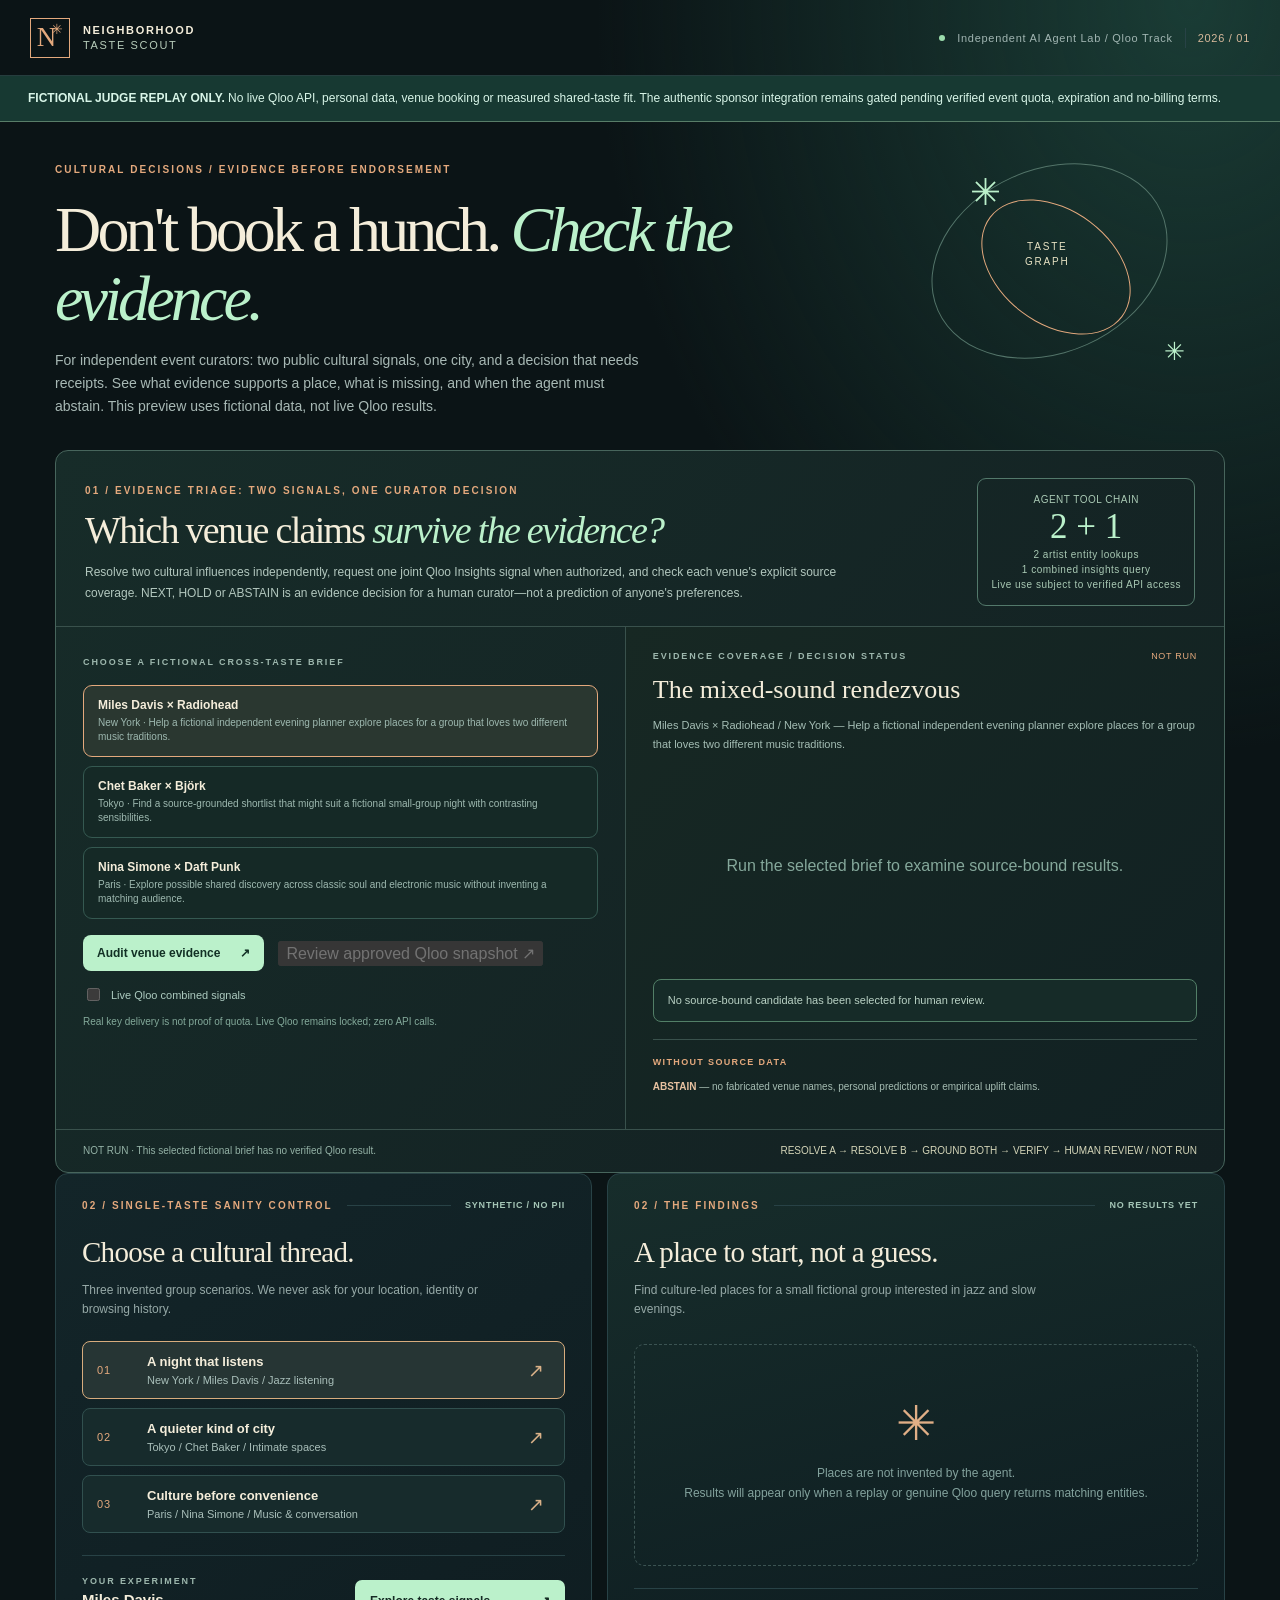
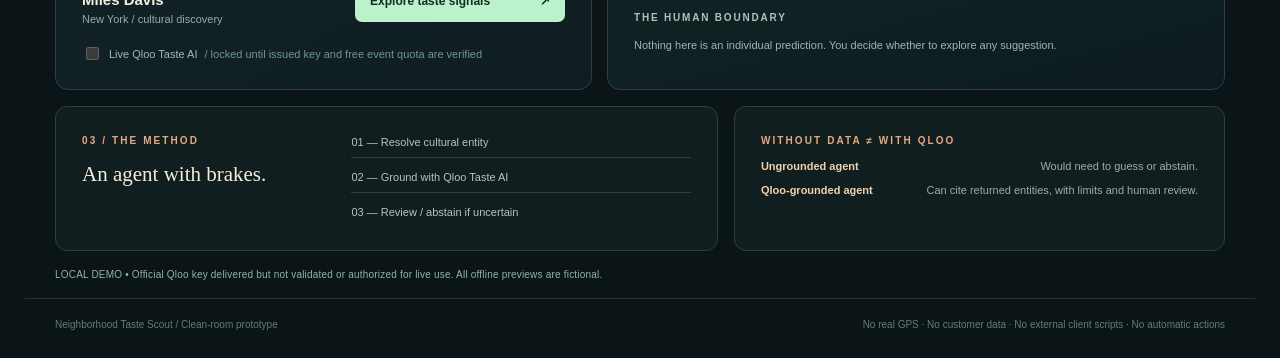
<file: index.html>
<!doctype html>
<html lang="en">
<head>
  <meta charset="utf-8"/>
  <meta name="viewport" content="width=device-width, initial-scale=1"/>
  <meta name="color-scheme" content="dark"/>
  <title>Neighborhood Taste Scout | Qloo Agentic Prototype</title>
  <link href="./styles.css" rel="stylesheet"/>
  <script defer src="./static-adapter.js"></script>
  <script defer src="./app.js"></script>
</head>
<body>
  <div class="app">
    <header class="top">
      <div class="identity"><span class="glyph">N<span>✳</span></span><div><strong>NEIGHBORHOOD</strong><span>TASTE SCOUT</span></div></div>
      <div class="right-meta"><span class="tiny-dot"></span> Independent AI Agent Lab / Qloo Track <span class="divider"></span><span class="protocol">2026 / 01</span></div>
    </header>
    <aside class="offline-banner" role="note"><strong>FICTIONAL JUDGE REPLAY ONLY.</strong> No live Qloo API, personal data, venue booking or measured shared-taste fit. The authentic sponsor integration remains gated pending verified event quota, expiration and no-billing terms.</aside>
    <main>
      <section class="hero">
        <div class="hero-copy"><span class="kicker">CULTURAL DECISIONS / EVIDENCE BEFORE ENDORSEMENT</span>
          <h1>Don't book a hunch. <em>Check the evidence.</em></h1>
          <p>For independent event curators: two public cultural signals, one city, and a decision that needs receipts. See what evidence supports a place, what is missing, and when the agent must abstain. This preview uses fictional data, not live Qloo results.</p>
        </div>
        <div class="hero-art" aria-hidden="true"><span class="orbit orbit-a"></span><span class="orbit orbit-b"></span><span class="orb-core">TASTE<br/>GRAPH</span><span class="hero-star s1">✳</span><span class="hero-star s2">✳</span></div>
      </section>
<section class="bridge-workshop" id="bridge-workshop" aria-label="Dual cultural interest planning">
        <div class="bridge-intro">
          <div><span class="index">01 / EVIDENCE TRIAGE: TWO SIGNALS, ONE CURATOR DECISION</span>
            <h2>Which venue claims <em>survive the evidence?</em></h2>
            <p>Resolve two cultural influences independently, request one joint Qloo Insights signal when authorized, and check each venue's explicit source coverage. NEXT, HOLD or ABSTAIN is an evidence decision for a human curator—not a prediction of anyone's preferences.</p>
          </div>
          <div class="bridge-tally"><small>AGENT TOOL CHAIN</small><strong>2 + 1</strong><span>2 artist entity lookups<br/>1 combined insights query<br/>Live use subject to verified API access</span></div>
        </div>
        <div class="bridge-body">
          <div class="bridge-selector">
            <span class="mini-label">CHOOSE A FICTIONAL CROSS-TASTE BRIEF</span>
            <div id="bridge-options" class="bridge-options"><span class="muted">Reading safe local scenarios…</span></div>
            <div class="bridge-actions">
              <button id="bridge-run" type="button" disabled>Audit venue evidence <span>↗</span></button>
              <button id="bridge-snapshot" type="button" disabled>Review approved Qloo snapshot <span>↗</span></button>
              <label class="bridge-live"><input type="checkbox" id="bridge-live" disabled/> Live Qloo combined signals</label>
            </div>
            <p class="bridge-hint" id="bridge-hint">Real API mode requires verified event quota and locally secured key; no personal profiles.</p>
          </div>
          <div class="bridge-findings">
            <div class="bridge-result-head"><span class="mini-label">EVIDENCE COVERAGE / DECISION STATUS</span><span id="bridge-provenance" class="bridge-provenance">NOT RUN</span></div>
            <h3 id="bridge-title">No evidence, no endorsement.</h3>
            <p id="bridge-subtitle">Choose two public cultural influences and inspect the fictional evidence-triage rehearsal.</p>
            <details id="bridge-source-chain" class="bridge-source-chain" hidden>
              <summary>Inspect both input artist entity IDs and the Insights source chain</summary>
              <div id="bridge-source-chain-details"></div>
            </details>
            <div class="bridge-result-list" id="bridge-result-list"><p class="muted">No recommendations have been verified.</p></div>
            <aside id="bridge-decision-note" class="bridge-decision-note" aria-live="polite"><small>HUMAN DECISION CHECK</small><p>Select a source-backed candidate for a review dossier. This will not book, pay or save personal information.</p></aside>
            <div class="bridge-controls"><span>WITHOUT SOURCE DATA</span><p><strong>ABSTAIN</strong> — no fabricated venue names, personal predictions or empirical uplift claims.</p></div>
          </div>
        </div>
        <div class="bridge-evidence-bar">
          <span id="bridge-source-status">Offline scenarios are invented; no actual Qloo observation has been made.</span>
          <span id="bridge-steps">RESOLVE A → RESOLVE B → GROUND BOTH → VERIFY → HUMAN REVIEW</span>
        </div>
      </section>
      <div class="workspace">
        <section class="panel brief-panel">
          <div class="panel-top"><span class="index">02 / SINGLE-TASTE SANITY CONTROL</span><span class="line"></span><span class="recorded">SYNTHETIC / NO PII</span></div>
          <h2>Choose a cultural thread.</h2>
          <p class="sub">Three invented group scenarios. We never ask for your location, identity or browsing history.</p>
          <div class="scene-list" id="scenes"><p class="muted">Loading scenarios…</p></div>
          <div class="brief-footer">
            <div><span class="mini-label">YOUR EXPERIMENT</span><strong id="brief-artist">Miles Davis</strong><span id="brief-city">New York / cultural discovery</span></div>
            <button type="button" id="run">Explore taste signals <span>↗</span></button>
          </div>
          <div class="toggle-line"><label><input type="checkbox" id="live"/> Live Qloo Taste AI <span id="provider-hint">/ requires issued event key and quota verification</span></label></div>
        </section>
        <section class="panel findings-panel">
          <div class="panel-top"><span class="index">02 / THE FINDINGS</span><span class="line"></span><span id="provenance" class="recorded">NO RESULTS YET</span></div>
          <div class="findings-lead"><h2 id="results-title">A place to start, not a guess.</h2><p id="results-sub">Choose a thread and ask the agent to explore.</p></div>
          <div id="places" class="results-placeholder"><span class="big-asterisk">✳</span><p>Places are not invented by the agent.<br/>Results will appear only when a replay or genuine Qloo query returns matching entities.</p></div>
          <div class="review"><span>THE HUMAN BOUNDARY</span><p id="review">Nothing here is an individual prediction. You decide whether to explore any suggestion.</p></div>
        </section>
      </div>
            <section class="bottom">
        <div class="method"><div><span class="index">03 / THE METHOD</span><h3>An agent with brakes.</h3></div><div class="timeline" id="timeline"><div>01 — Resolve cultural entity</div><div>02 — Ground with Qloo Taste AI</div><div>03 — Review / abstain if uncertain</div></div></div>
        <div class="comparison"><span class="index">WITHOUT DATA ≠ WITH QLOO</span><p><strong>Ungrounded agent</strong><span>Would need to guess or abstain.</span></p><p><strong>Qloo-grounded agent</strong><span>Can cite returned entities, with limits and human review.</span></p></div>
      </section>
      <p class="status" id="status" role="status" aria-live="polite">LOCAL DEMO • Official Qloo key delivered but not validated or authorized for live use. All offline previews are fictional.</p>
    </main>
    <footer><span>Neighborhood Taste Scout / Clean-room prototype</span><span>No real GPS · No customer data · No external client scripts · No automatic actions</span></footer>
  </div>
</body>
</html>
</file>
<file: styles.css>
:root{color-scheme:dark;--bg:#0b1416;--panel:#102022;--line:#284246;--cream:#f4edda;--muted:#96a9a7;--coral:#e4a97d;--mint:#bbf1cb;font-family:Inter,-apple-system,BlinkMacSystemFont,"Segoe UI",sans-serif;color:var(--cream);background:var(--bg)}*{box-sizing:border-box}body{margin:0;background:radial-gradient(ellipse 58% 48% at 93% 0%,#1a3c35,transparent 80%),var(--bg)}button,input{font:inherit}.app{min-height:100vh;display:flex;flex-direction:column}.top{height:76px;border-bottom:1px solid #263d3e;display:flex;align-items:center;justify-content:space-between;padding:0 max(calc((100vw - 1230px)/2),30px)}.identity{display:flex;gap:13px;align-items:center}.glyph{width:40px;height:40px;border:1px solid var(--coral);color:var(--coral);display:flex;align-items:center;justify-content:center;font-family:Georgia,serif;font-size:27px}.glyph span{font-size:14px;margin-left:-5px;margin-top:-17px}.identity div{display:flex;flex-direction:column;font-size:11px;line-height:1.3;letter-spacing:.15em}.identity div span{color:#b7ccba}.right-meta{font-size:11px;letter-spacing:.065em;color:#a1b5b2;display:flex;align-items:center;gap:12px}.tiny-dot{width:6px;height:6px;background:#9cddad;border-radius:50%}.divider{width:1px;height:20px;background:var(--line)}.protocol{color:#d7b99b}main{max-width:1230px;margin:0 auto;width:100%;padding:37px 30px 18px;flex:1}.hero{position:relative;display:flex;justify-content:space-between;min-height:224px;overflow:hidden}.hero-copy{max-width:750px;position:relative;z-index:2}.kicker,.index,.recorded,.mini-label{font-size:10px;font-weight:750;letter-spacing:.21em}.kicker{color:var(--coral)}h1{font-family:Georgia,serif;font-weight:400;font-size:clamp(43px,5vw,72px);line-height:1.07;letter-spacing:-.06em;margin:19px 0 16px}h1 em{color:var(--mint);font-style:italic}.hero p{color:#a8b9b5;font-size:14px;line-height:1.65;max-width:600px}.hero-art{width:280px;height:214px;position:relative;margin:0 30px 0 0;flex-shrink:0}.orbit{position:absolute;border:1px solid #537469;border-radius:50%;transform:rotate(-24deg)}.orbit-a{top:10px;left:12px;width:245px;height:184px}.orbit-b{top:51px;left:58px;width:166px;height:114px;transform:rotate(37deg);border-color:var(--coral)}.orb-core{position:absolute;top:80px;left:110px;font-size:10px;letter-spacing:.18em;line-height:1.5;text-align:center;color:#e8e3c4}.hero-star{position:absolute;color:var(--mint)}.s1{font-size:37px;top:12px;left:55px}.s2{font-size:25px;right:10px;bottom:7px}.workspace{display:grid;grid-template-columns:.93fr 1.07fr;gap:15px}.panel{border:1px solid var(--line);background:linear-gradient(148deg,#132529,#0f1d21);border-radius:13px;padding:26px;min-height:465px}.panel-top{display:flex;align-items:center;gap:14px}.index{color:var(--coral);white-space:nowrap}.panel-top .line{height:1px;background:var(--line);flex:1}.recorded{color:#a5c6b7;font-size:9px;letter-spacing:.09em;white-space:nowrap}.panel h2{font-family:Georgia,serif;font-weight:400;letter-spacing:-.025em;font-size:29px;margin:25px 0 8px}.sub,.findings-lead p{font-size:12px;line-height:1.6;color:var(--muted);max-width:440px}.scene-list{display:grid;gap:9px;margin-top:22px}.scene{background:#172b2c;border:1px solid #31504f;border-radius:8px;display:grid;grid-template-columns:38px 1fr 22px;gap:12px;align-items:center;text-align:left;padding:12px 14px;cursor:pointer;color:var(--cream);transition:border-color .12s,background .12s}.scene:hover,.scene[aria-pressed=true]{border-color:#d7ac7d;background:#263534}.scene .number{color:var(--coral);font-size:11px;letter-spacing:.08em}.scene .body{display:flex;flex-direction:column;gap:5px}.scene .name{font-size:13px;font-weight:650}.scene .context{font-size:11px;color:#a9bfba}.scene .arrow{font-size:19px;color:#d9b188}.brief-footer{border-top:1px solid var(--line);margin-top:22px;padding-top:20px;display:flex;justify-content:space-between;gap:18px;align-items:center}.brief-footer>div{display:flex;flex-direction:column;gap:5px;min-width:0}.mini-label{color:#9db7ad;font-size:9px}.brief-footer strong{font-size:15px}.brief-footer>div>span:last-child{font-size:11px;color:var(--muted)}#run{background:var(--mint);border:0;padding:14px 15px;border-radius:7px;color:#152b24;font-size:12px;font-weight:800;min-width:210px;display:flex;justify-content:space-between;cursor:pointer}#run:disabled{opacity:.6;cursor:wait}.toggle-line{margin-top:19px;color:#9dbbb4;font-size:11px}.toggle-line label{display:flex;flex-wrap:wrap;gap:7px;align-items:center;cursor:pointer}.toggle-line input{accent-color:var(--mint)}#provider-hint{color:#6c9790}.findings-panel{background:linear-gradient(165deg,#172d2b,#0d1b20)}.findings-lead h2{margin-bottom:9px}.results-placeholder{min-height:222px;display:flex;flex-direction:column;align-items:center;justify-content:center;color:#83a29d;text-align:center;border:1px dashed #3b5352;border-radius:10px;margin:25px 0 22px;padding:24px}.big-asterisk{font-size:48px;color:#e0ae86}.results-placeholder p{font-size:12px;line-height:1.7}.places-list{margin-top:20px;display:flex;flex-direction:column;gap:8px;min-height:220px}.place{padding:13px 16px;display:flex;align-items:start;gap:16px;background:#213536;border:1px solid #355352;border-radius:7px}.place .rank{font-family:Georgia,serif;font-size:24px;color:#e5b88c}.place .details{flex:1}.place h4{margin:2px 0 6px;font-size:13px;font-weight:650}.place p{margin:0;color:#a7c0b9;font-size:11px;line-height:1.4}.place .id{font-size:9px;color:#638d81;word-break:break-all;margin-top:6px;letter-spacing:.05em}.review{border-top:1px solid var(--line);padding-top:18px;color:#a6c6b7}.review>span{font-size:10px;font-weight:800;letter-spacing:.18em}.review p{font-size:11px;color:#9fb5ad;line-height:1.65;margin-bottom:0}.bottom{display:grid;grid-template-columns:1.35fr 1fr;gap:16px;margin-top:16px}.method,.comparison{border:1px solid var(--line);padding:23px 26px;border-radius:12px;background:#101e20}.method{display:grid;grid-template-columns:1fr 1.35fr;gap:18px}.method h3{font-size:21px;line-height:1.2;font-family:Georgia,serif;font-weight:400;margin:14px 0}.timeline{display:grid;gap:7px}.timeline div{border-bottom:1px solid #294043;font-size:11px;color:#b0c7bd;padding:6px 0 9px}.timeline div:last-child{border-bottom:0}.comparison p{margin:12px 0 5px;display:flex;justify-content:space-between;gap:14px;font-size:11px}.comparison strong{color:#f0d2ae}.comparison p span{color:#9badab;text-align:right}.status{color:#91b4aa;font-size:10px;letter-spacing:.02em;margin:18px 0 0}footer{max-width:1230px;width:100%;margin:0 auto;padding:20px 30px 28px;border-top:1px solid #1d3636;display:flex;justify-content:space-between;gap:20px;color:#617e7c;font-size:10px}@media(max-width:1000px){.hero-art{width:210px;margin-right:0}.workspace{grid-template-columns:1fr}.bottom{grid-template-columns:1fr}}@media(max-width:630px){.top{padding:0 18px;height:66px}.right-meta{display:none}main{padding:23px 14px 18px}.hero{min-height:210px}.hero-art{position:absolute;right:-120px;top:16px;opacity:.45}.hero h1{font-size:44px;max-width:400px}.hero p{font-size:12px}.panel{padding:20px}.brief-footer{flex-direction:column;align-items:stretch}#run{width:100%}.method{grid-template-columns:1fr}.comparison p{flex-wrap:wrap}.comparison p span{text-align:left}footer{padding:17px 17px 24px;flex-wrap:wrap}}

/* Independent two-taste agent section: entirely local, no remote assets. */
.bridge-workshop{margin-top:18px;border:1px solid #47655c;border-radius:13px;overflow:hidden;background:linear-gradient(130deg,#172c29,#132022)}
.bridge-intro{padding:27px 29px 20px;border-bottom:1px solid #39514c;display:flex;gap:30px;justify-content:space-between;align-items:center}
.bridge-intro h2{font-family:Georgia,serif;font-size:clamp(25px,3vw,38px);font-weight:400;letter-spacing:-.045em;margin:10px 0}
.bridge-intro h2 em{font-style:italic;color:var(--mint)}
.bridge-intro p{max-width:760px;color:#b2c7be;font-size:12px;line-height:1.75;margin:0}
.bridge-tally{min-width:164px;text-align:center;border:1px solid #53796b;border-radius:9px;padding:13px}
.bridge-tally small,.bridge-tally span{display:block;color:#a9c9b4;font-size:10px;line-height:1.5;letter-spacing:.05em}
.bridge-tally strong{display:block;color:var(--mint);font-family:Georgia,serif;font-size:35px;font-weight:400}
.bridge-body{display:grid;grid-template-columns:1fr 1.05fr;gap:0}
.bridge-selector{padding:24px 27px;border-right:1px solid #39514c}
.bridge-options{display:grid;gap:9px;margin-top:16px}
.bridge-choice{border:1px solid #355951;border-radius:9px;padding:12px 14px;color:var(--cream);background:#152926;text-align:left;cursor:pointer;display:flex;flex-direction:column;gap:4px}
.bridge-choice:hover,.bridge-choice[aria-pressed=true]{border-color:var(--coral);background:#2a3730}
.bridge-choice strong{font-size:12px}.bridge-choice small{font-size:10px;color:#9eb9b0;line-height:1.4}
.bridge-actions{margin:16px 0 10px;display:flex;align-items:center;gap:14px;flex-wrap:wrap}
#bridge-run{border:0;background:var(--mint);color:#123025;border-radius:8px;padding:11px 14px;font-size:12px;font-weight:800;cursor:pointer;display:flex;align-items:center;gap:20px}
#bridge-run:disabled{opacity:.55;cursor:wait}
.bridge-live{font-size:11px;color:#adcbc0;display:flex;align-items:center;gap:8px}
.bridge-live input{accent-color:var(--mint)}
.bridge-hint{font-size:10px;color:#83a99a;line-height:1.6}
.bridge-findings{padding:24px 27px;background:linear-gradient(135deg,#172823,#112123)}
.bridge-result-head{display:flex;align-items:center;justify-content:space-between;gap:10px}
.bridge-provenance{font-size:9px;color:var(--coral);letter-spacing:.08em}
.bridge-findings h3{font-family:Georgia,serif;font-weight:400;font-size:26px;margin:14px 0 9px}
.bridge-findings>p{font-size:11px;color:#a4bdb4;line-height:1.65;min-height:32px}
.bridge-result-list{display:flex;flex-direction:column;gap:8px;min-height:200px;margin:13px 0}
.bridge-result-list>.muted{margin:auto;color:#85a89b}
.bridge-place{display:grid;grid-template-columns:26px 1fr;gap:10px;padding:11px 12px;border:1px solid #31534b;border-radius:7px;background:#1a302c}
.bridge-rank{font-family:Georgia,serif;font-size:23px;color:var(--coral)}
.bridge-place-body{min-width:0;display:flex;flex-direction:column;gap:5px}
.bridge-place-name{font-size:12px;color:var(--cream)}.bridge-place-id{font-size:9px;color:#8ea8a0;overflow-wrap:anywhere}
.bridge-place-explain{font-size:10px;color:var(--mint)}.bridge-place-missing{font-size:10px;color:#bcb4a6}
.bridge-controls{border-top:1px solid #39514c;padding-top:11px}.bridge-controls>span{font-size:9px;font-weight:750;letter-spacing:.15em;color:var(--coral)}
.bridge-controls p{font-size:10px;color:#a6bdb3;line-height:1.6}
.bridge-controls strong{color:#e8c2a1}
.bridge-evidence-bar{border-top:1px solid #39514c;padding:13px 27px;display:flex;justify-content:space-between;gap:18px;color:#94b2a6;font-size:10px;line-height:1.6}
#bridge-steps{text-align:right;color:#d4d5b8}
@media(max-width:850px){.bridge-intro{align-items:flex-start}.bridge-tally{min-width:130px}.bridge-body{grid-template-columns:1fr}.bridge-selector{border-right:0;border-bottom:1px solid #39514c}.bridge-evidence-bar{flex-wrap:wrap}#bridge-steps{text-align:left}}
@media(max-width:560px){.bridge-intro{padding:22px;flex-direction:column}.bridge-tally{width:100%}.bridge-selector,.bridge-findings{padding:21px}.bridge-evidence-bar{padding:13px 20px}}

/* Independent real-browser 390px regression: prevent min-content grid overflow. */
@media(max-width:630px){
  .workspace{grid-template-columns:minmax(0,1fr)}
  .workspace>.panel{min-width:0;max-width:100%}
  .panel-top{flex-wrap:wrap;gap:8px}
  .panel-top .index,.panel-top .recorded{white-space:normal;overflow-wrap:anywhere;line-height:1.5}
  .panel-top .line{min-width:12px}
  .scene-list,.scene,.scene .body,.brief-footer>div{min-width:0}
  .bridge-body,.bridge-selector,.bridge-findings{min-width:0}
}

/* A source-bound, human-owned decision note; never a booking or payout. */
.bridge-review-button{margin-top:6px;background:transparent;color:#c4e9d3;
  border:1px solid #547a65;border-radius:5px;max-width:max-content;
  font:inherit;font-size:10px;padding:6px 9px;cursor:pointer}
.bridge-review-button:hover{border-color:#f2b59d;color:#fff}
.bridge-decision-note{background:#162b28;border:1px solid #527f67;
  border-radius:8px;padding:12px 14px;display:flex;flex-direction:column;
  gap:6px;margin:9px 0 17px;min-width:0}
.bridge-decision-note small{font-size:9px;letter-spacing:.07em;color:#a5d7b6}
.bridge-decision-note strong{font-size:13px;color:#f3eadb}
.bridge-decision-note p{font-size:11px;color:#b9d1c4;line-height:1.55;
  margin:0;overflow-wrap:anywhere}
.bridge-decision-note .bridge-note-verify{color:#f0c0a4}

/* Source evidence inspection, distinct from unsupported group-preference claims. */
.bridge-source-chain{margin:12px 0 9px;border:1px solid #416759;border-radius:8px;background:#10251f}
.bridge-source-chain[hidden]{display:none}
.bridge-source-chain summary{font-size:11px;font-weight:650;color:#c0eecb;cursor:pointer;padding:11px 13px;line-height:1.55}
.bridge-source-chain[open] summary{border-bottom:1px solid #416759}
#bridge-source-chain-details{display:grid;gap:8px;padding:10px 13px}
.bridge-chain-row{font-size:10px!important;color:#afcfc0!important;line-height:1.55!important;overflow-wrap:anywhere;margin:0!important;min-height:0!important}
.bridge-place-coverage{display:block;color:#e7c6a1;font-size:11px;font-weight:600;line-height:1.6}
.bridge-place-decision{display:block;color:#c7e8cf;font-size:11px;font-weight:650;line-height:1.65;
  background:#18382d;border-left:3px solid #6aa98b;padding:6px 10px;overflow-wrap:anywhere}
@media(max-width:560px){
 .bridge-source-chain summary{font-size:12px;line-height:1.6}
 .bridge-chain-row{font-size:11px!important}
 .bridge-place-coverage,.bridge-place-explain,.bridge-place-missing{font-size:12px;line-height:1.6}
}

.offline-banner{background:#173932;color:#d8f5e8;border-bottom:1px solid #587d68;padding:13px 28px;font-size:12px;line-height:1.6}
</file>
